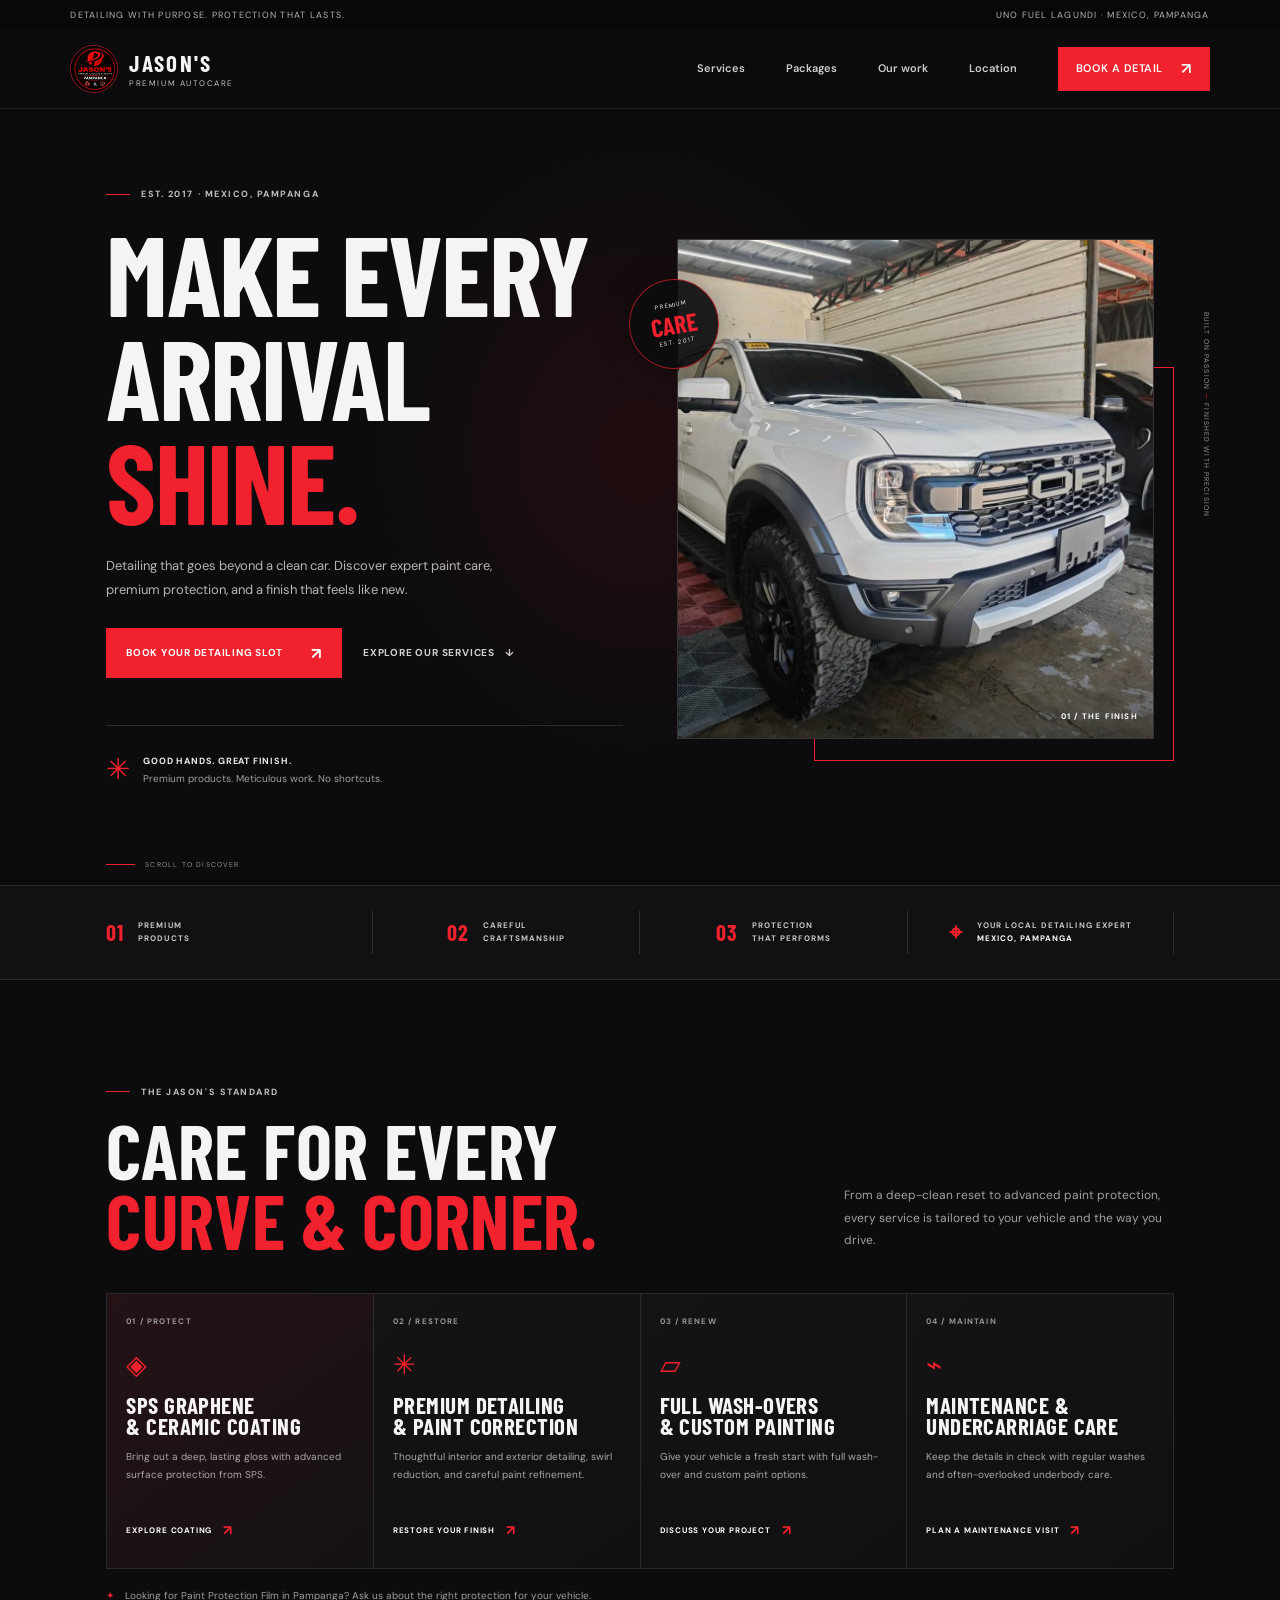
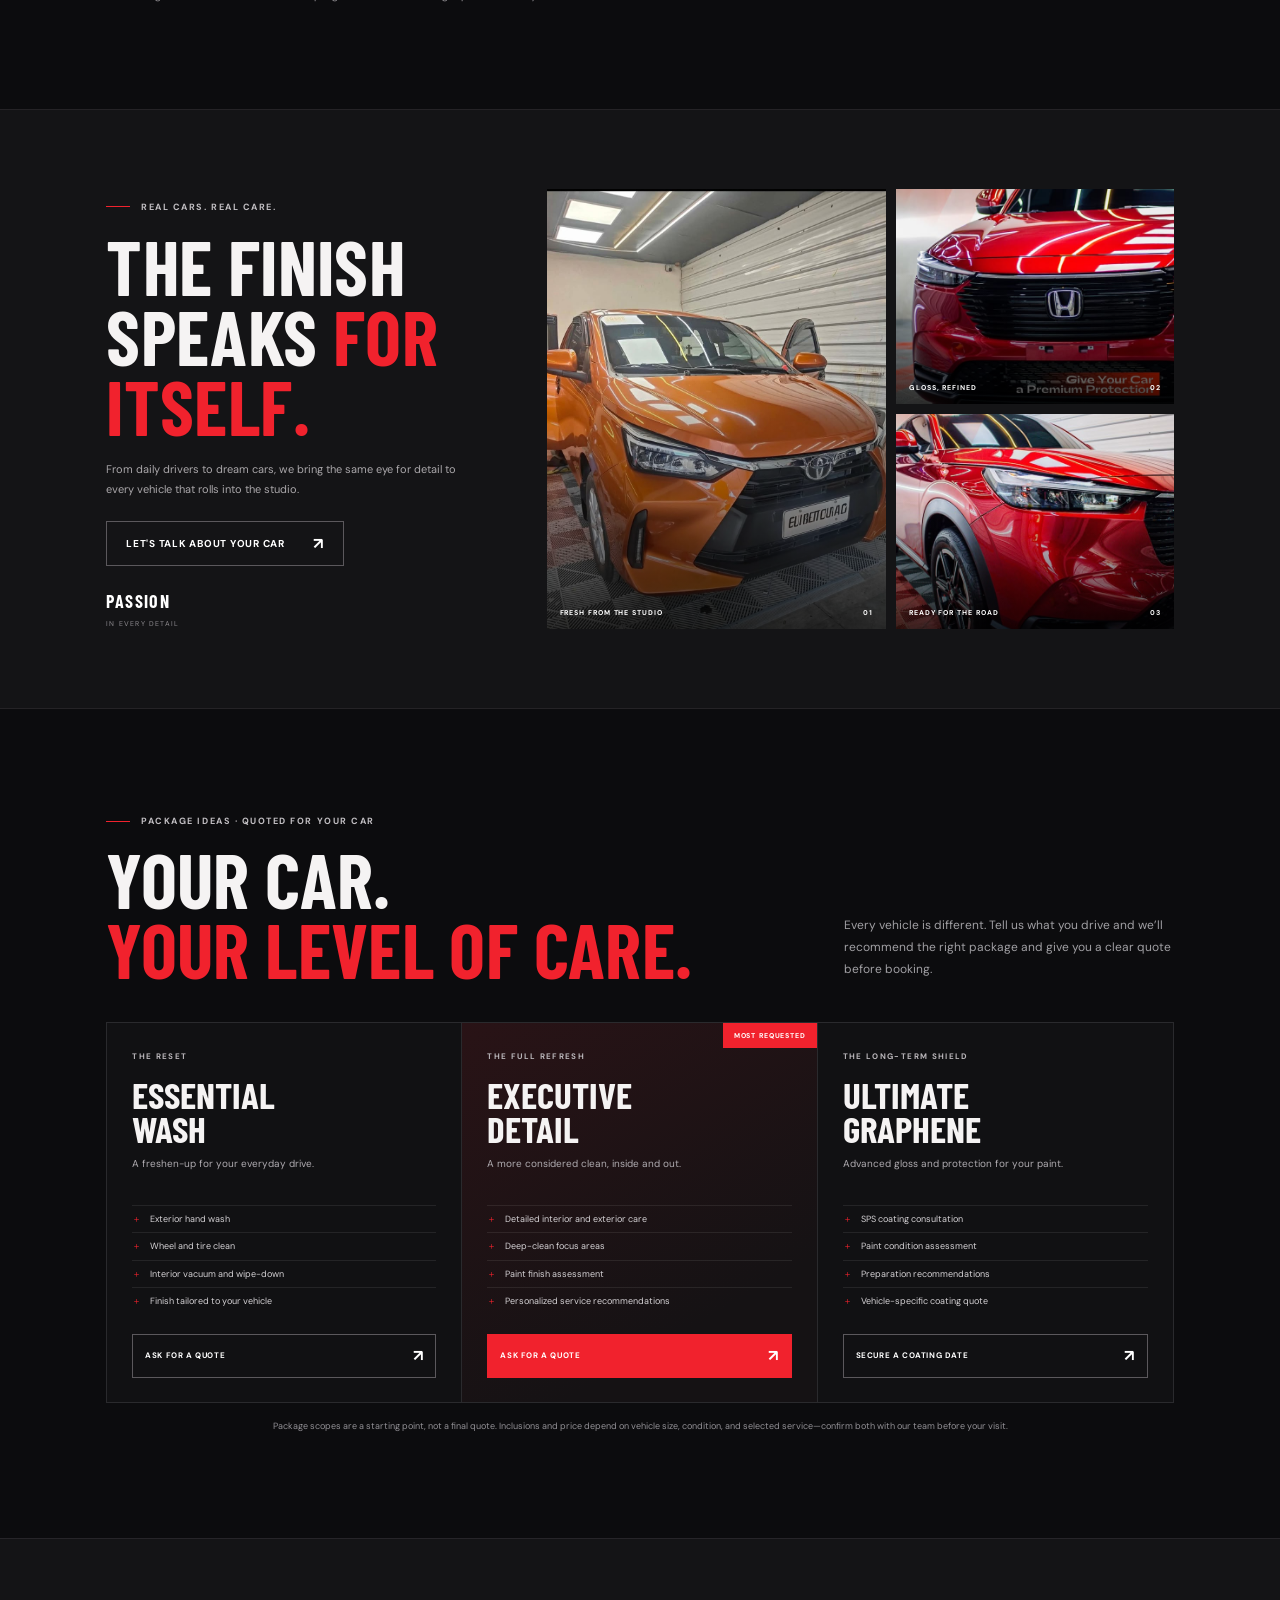
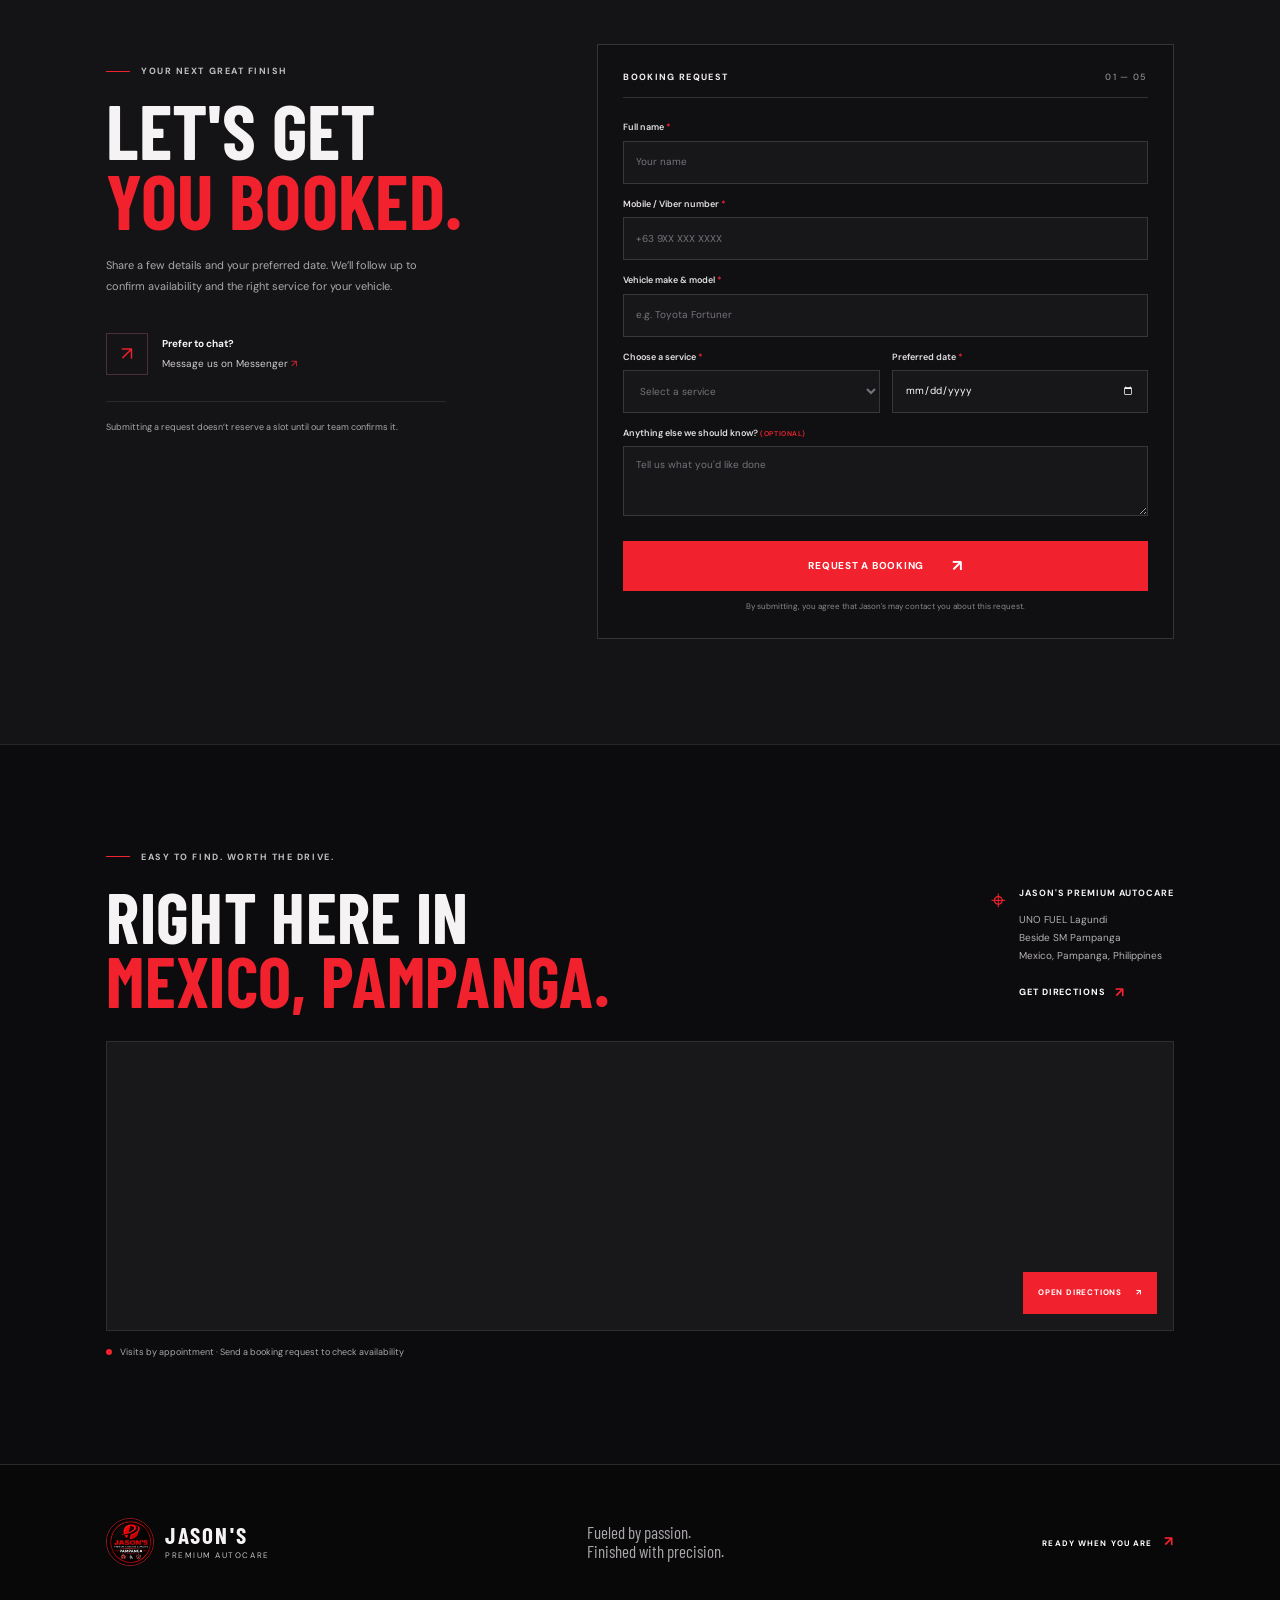
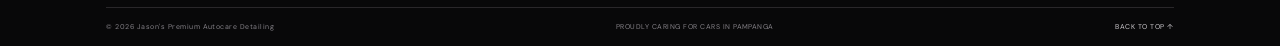
<file: index.html>
<!doctype html>
<html lang="en">
  <head>
    <meta charset="utf-8">
    <meta name="viewport" content="width=device-width, initial-scale=1">
    <meta name="theme-color" content="#0c0c0e">
    <meta name="description" content="Premium car detailing, SPS ceramic and graphene coating, paint correction, and wash-overs in Mexico, Pampanga. Visit Jason's Premium Autocare at UNO FUEL Lagundi, beside SM Pampanga.">
    <meta name="keywords" content="Car Detailing Pampanga, Ceramic Coating SM Pampanga, Auto Detailing Mexico Pampanga, Paint Protection Film Pampanga, graphene coating Pampanga">
    <meta property="og:title" content="Jason's Premium Autocare Detailing | Mexico, Pampanga">
    <meta property="og:description" content="A better finish starts here. Premium detailing and paint protection beside SM Pampanga.">
    <meta property="og:image" content="Images/flagship_picture.jpg">
    <meta property="og:type" content="website">
    <title>Jason's Premium Autocare Detailing | Mexico, Pampanga</title>
    <link rel="icon" href="Images/logo.jpg" type="image/jpeg">
    <link rel="preconnect" href="https://fonts.googleapis.com">
    <link rel="preconnect" href="https://fonts.gstatic.com" crossorigin>
    <link href="https://fonts.googleapis.com/css2?family=Barlow+Condensed:wght@500;600;700;800&family=DM+Sans:wght@400;500;600;700&display=swap" rel="stylesheet">
    <link rel="stylesheet" href="styles.css">
    <script type="application/ld+json">
      {
        "@context": "https://schema.org",
        "@type": "AutomotiveBusiness",
        "name": "Jason's Premium Autocare Detailing",
        "image": "Images/flagship_picture.jpg",
        "logo": "Images/logo.jpg",
        "foundingDate": "2017",
        "description": "Premium auto detailing, SPS graphene and ceramic coating, paint correction, wash-overs, custom painting, and undercarriage detailing.",
        "address": {
          "@type": "PostalAddress",
          "streetAddress": "UNO FUEL Lagundi, beside SM Pampanga",
          "addressLocality": "Mexico",
          "addressRegion": "Pampanga",
          "addressCountry": "PH"
        },
        "hasOfferCatalog": {
          "@type": "OfferCatalog",
          "name": "Auto detailing and paint protection services",
          "itemListElement": [
            { "@type": "Offer", "itemOffered": { "@type": "Service", "name": "SPS Graphene & Ceramic Coating" } },
            { "@type": "Offer", "itemOffered": { "@type": "Service", "name": "Premium Detailing & Paint Correction" } },
            { "@type": "Offer", "itemOffered": { "@type": "Service", "name": "Full Wash-Overs & Custom Painting" } },
            { "@type": "Offer", "itemOffered": { "@type": "Service", "name": "Maintenance Washes & Undercarriage Detailing" } }
          ]
        }
      }
    </script>
  </head>
  <body>
    <a class="skip-link" href="#main">Skip to content</a>
    <div class="topline"><span>DETAILING WITH PURPOSE. PROTECTION THAT LASTS.</span><span>UNO FUEL LAGUNDI · MEXICO, PAMPANGA</span></div>
    <header class="site-header">
      <div class="nav-shell">
        <a class="brand" href="#home" aria-label="Jason's Premium Autocare home">
          <img src="Images/logo.jpg" alt="" width="54" height="54">
          <span class="brand-copy"><strong>JASON'S</strong><small>PREMIUM AUTOCARE</small></span>
        </a>
        <button class="menu-toggle" type="button" aria-expanded="false" aria-controls="primary-nav" aria-label="Open navigation">
          <span></span><span></span>
        </button>
        <nav class="primary-nav" id="primary-nav" aria-label="Main navigation">
          <a href="#services">Services</a>
          <a href="#packages">Packages</a>
          <a href="#gallery">Our work</a>
          <a href="#location">Location</a>
          <a class="nav-cta" href="#booking">Book a detail <span aria-hidden="true">↗</span></a>
        </nav>
      </div>
    </header>

    <main id="main">
      <section class="hero section-wrap" id="home">
        <div class="hero-copy">
          <p class="eyebrow"><span class="eyebrow-line"></span> EST. 2017 · MEXICO, PAMPANGA</p>
          <h1>MAKE EVERY<br>ARRIVAL <span>SHINE.</span></h1>
          <p class="hero-description">Detailing that goes beyond a clean car. Discover expert paint care, premium protection, and a finish that feels like new.</p>
          <div class="hero-actions">
            <a class="button button-primary" href="#booking">Book your detailing slot <span aria-hidden="true">↗</span></a>
            <a class="text-link" href="#services">Explore our services <span aria-hidden="true">↓</span></a>
          </div>
          <div class="hero-proof">
            <span class="proof-icon" aria-hidden="true">✳</span>
            <p><strong>GOOD HANDS. GREAT FINISH.</strong><br>Premium products. Meticulous work. No shortcuts.</p>
          </div>
        </div>
        <div class="hero-visual">
          <div class="hero-image-frame">
            <img src="Images/picture4.jpg" alt="White Ford pickup in the detailing studio at Jason's Premium Autocare" fetchpriority="high" width="960" height="1223">
            <span class="image-index">01 / THE FINISH</span>
          </div>
          <div class="hero-stamp" aria-label="Premium Autocare, Pampanga">
            <span>PREMIUM</span><strong>CARE</strong><span>EST. 2017</span>
          </div>
          <div class="hero-side-note">BUILT ON PASSION <span>—</span> FINISHED WITH PRECISION</div>
        </div>
        <a class="scroll-cue" href="#services"><span></span> SCROLL TO DISCOVER</a>
      </section>

      <section class="trust-strip" aria-label="Our approach">
        <div><span class="trust-number">01</span><span>PREMIUM<br>PRODUCTS</span></div>
        <div><span class="trust-number">02</span><span>CAREFUL<br>CRAFTSMANSHIP</span></div>
        <div><span class="trust-number">03</span><span>PROTECTION<br>THAT PERFORMS</span></div>
        <div class="trust-location"><span class="location-pin" aria-hidden="true">⌖</span><span>YOUR LOCAL DETAILING EXPERT<br><strong>MEXICO, PAMPANGA</strong></span></div>
      </section>

      <section class="services section-wrap section-space" id="services">
        <div class="section-heading">
          <div><p class="eyebrow"><span class="eyebrow-line"></span> THE JASON'S STANDARD</p><h2>CARE FOR EVERY<br><span>CURVE & CORNER.</span></h2></div>
          <p class="section-intro">From a deep-clean reset to advanced paint protection, every service is tailored to your vehicle and the way you drive.</p>
        </div>
        <div class="service-grid">
          <article class="service-card service-feature">
            <span class="service-number">01 / PROTECT</span>
            <span class="service-mark" aria-hidden="true">◈</span>
            <h3>SPS GRAPHENE<br>& CERAMIC COATING</h3>
            <p>Bring out a deep, lasting gloss with advanced surface protection from SPS.</p>
            <a href="#booking" class="card-link" data-service="SPS Graphene & Ceramic Coating">Explore coating <span aria-hidden="true">↗</span></a>
          </article>
          <article class="service-card">
            <span class="service-number">02 / RESTORE</span>
            <span class="service-mark" aria-hidden="true">✳</span>
            <h3>PREMIUM DETAILING<br>& PAINT CORRECTION</h3>
            <p>Thoughtful interior and exterior detailing, swirl reduction, and careful paint refinement.</p>
            <a href="#booking" class="card-link" data-service="Premium Detailing & Paint Correction">Restore your finish <span aria-hidden="true">↗</span></a>
          </article>
          <article class="service-card">
            <span class="service-number">03 / RENEW</span>
            <span class="service-mark" aria-hidden="true">▱</span>
            <h3>FULL WASH-OVERS<br>& CUSTOM PAINTING</h3>
            <p>Give your vehicle a fresh start with full wash-over and custom paint options.</p>
            <a href="#booking" class="card-link" data-service="Full Wash-Overs & Custom Painting">Discuss your project <span aria-hidden="true">↗</span></a>
          </article>
          <article class="service-card">
            <span class="service-number">04 / MAINTAIN</span>
            <span class="service-mark" aria-hidden="true">⌁</span>
            <h3>MAINTENANCE &<br>UNDERCARRIAGE CARE</h3>
            <p>Keep the details in check with regular washes and often-overlooked underbody care.</p>
            <a href="#booking" class="card-link" data-service="Maintenance Washes & Undercarriage Detailing">Plan a maintenance visit <span aria-hidden="true">↗</span></a>
          </article>
        </div>
        <p class="service-note"><span aria-hidden="true">✦</span> Looking for Paint Protection Film in Pampanga? Ask us about the right protection for your vehicle.</p>
      </section>

      <section class="showcase" id="gallery">
        <div class="showcase-copy">
          <p class="eyebrow"><span class="eyebrow-line"></span> REAL CARS. REAL CARE.</p>
          <h2>THE FINISH<br>SPEAKS <span>FOR ITSELF.</span></h2>
          <p>From daily drivers to dream cars, we bring the same eye for detail to every vehicle that rolls into the studio.</p>
          <a class="button button-outline" href="#booking">Let's talk about your car <span aria-hidden="true">↗</span></a>
          <div class="showcase-count"><strong>PASSION</strong><span>IN EVERY DETAIL</span></div>
        </div>
        <div class="gallery-grid">
          <figure class="gallery-tall"><img src="Images/picture3.jpg" alt="Orange Toyota receiving meticulous detailing in the studio" loading="lazy" width="1080" height="1245"><figcaption><span>FRESH FROM THE STUDIO</span><span>01</span></figcaption></figure>
          <figure><img src="Images/picture1.jpg" alt="Red Honda with glossy paint finish after premium care" loading="lazy" width="640" height="640"><figcaption><span>GLOSS, REFINED</span><span>02</span></figcaption></figure>
          <figure><img src="Images/picture5.jpg" alt="Red vehicle receiving premium detailing in the studio" loading="lazy" width="640" height="640"><figcaption><span>READY FOR THE ROAD</span><span>03</span></figcaption></figure>
        </div>
      </section>

      <section class="packages section-wrap section-space" id="packages">
        <div class="section-heading">
          <div><p class="eyebrow"><span class="eyebrow-line"></span> PACKAGE IDEAS · QUOTED FOR YOUR CAR</p><h2>YOUR CAR.<br><span>YOUR LEVEL OF CARE.</span></h2></div>
          <p class="section-intro">Every vehicle is different. Tell us what you drive and we’ll recommend the right package and give you a clear quote before booking.</p>
        </div>
        <div class="package-grid">
          <article class="package-card">
            <p class="package-label">THE RESET</p><h3>ESSENTIAL<br>WASH</h3>
            <p class="package-for">A freshen-up for your everyday drive.</p>
            <ul><li>Exterior hand wash</li><li>Wheel and tire clean</li><li>Interior vacuum and wipe-down</li><li>Finish tailored to your vehicle</li></ul>
            <a class="button button-outline package-button" href="#booking" data-service="Essential Wash">Ask for a quote <span aria-hidden="true">↗</span></a>
          </article>
          <article class="package-card package-highlight">
            <span class="popular-tag">MOST REQUESTED</span>
            <p class="package-label">THE FULL REFRESH</p><h3>EXECUTIVE<br>DETAIL</h3>
            <p class="package-for">A more considered clean, inside and out.</p>
            <ul><li>Detailed interior and exterior care</li><li>Deep-clean focus areas</li><li>Paint finish assessment</li><li>Personalized service recommendations</li></ul>
            <a class="button button-primary package-button" href="#booking" data-service="Executive Detail">Ask for a quote <span aria-hidden="true">↗</span></a>
          </article>
          <article class="package-card">
            <p class="package-label">THE LONG-TERM SHIELD</p><h3>ULTIMATE<br>GRAPHENE</h3>
            <p class="package-for">Advanced gloss and protection for your paint.</p>
            <ul><li>SPS coating consultation</li><li>Paint condition assessment</li><li>Preparation recommendations</li><li>Vehicle-specific coating quote</li></ul>
            <a class="button button-outline package-button" href="#booking" data-service="SPS Graphene & Ceramic Coating">Secure a coating date <span aria-hidden="true">↗</span></a>
          </article>
        </div>
        <p class="pricing-note">Package scopes are a starting point, not a final quote. Inclusions and price depend on vehicle size, condition, and selected service—confirm both with our team before your visit.</p>
      </section>

      <section class="booking section-space" id="booking">
        <div class="booking-wrap">
          <div class="booking-copy">
            <p class="eyebrow"><span class="eyebrow-line"></span> YOUR NEXT GREAT FINISH</p>
            <h2>LET'S GET<br><span>YOU BOOKED.</span></h2>
            <p>Share a few details and your preferred date. We’ll follow up to confirm availability and the right service for your vehicle.</p>
            <div class="booking-contact">
              <span class="contact-icon" aria-hidden="true">↗</span>
              <div><strong>Prefer to chat?</strong><a href="https://m.me/" target="_blank" rel="noopener noreferrer">Message us on Messenger <span aria-hidden="true">↗</span></a></div>
            </div>
            <div class="contact-divider"></div>
            <p class="reply-note">Submitting a request doesn’t reserve a slot until our team confirms it.</p>
          </div>
          <form class="booking-form" name="booking" method="POST" data-netlify="true" action="/thanks.html">
            <input type="hidden" name="form-name" value="booking">
            <div class="form-heading"><span>BOOKING REQUEST</span><span>01 — 05</span></div>
            <label for="full-name">Full name <span>*</span></label>
            <input id="full-name" name="name" type="text" autocomplete="name" placeholder="Your name" required>
            <label for="phone">Mobile / Viber number <span>*</span></label>
            <input id="phone" name="phone" type="tel" autocomplete="tel" placeholder="+63 9XX XXX XXXX" required>
            <label for="vehicle">Vehicle make & model <span>*</span></label>
            <input id="vehicle" name="vehicle" type="text" placeholder="e.g. Toyota Fortuner" required>
            <div class="form-row">
              <div><label for="service">Choose a service <span>*</span></label>
                <select id="service" name="service" required>
                  <option value="" disabled selected>Select a service</option>
                  <option>Essential Wash</option>
                  <option>Executive Detail</option>
                  <option>SPS Graphene & Ceramic Coating</option>
                  <option>Premium Detailing & Paint Correction</option>
                  <option>Full Wash-Overs & Custom Painting</option>
                  <option>Maintenance Washes & Undercarriage Detailing</option>
                  <option>Other / Not sure yet</option>
                </select>
              </div>
              <div><label for="date">Preferred date <span>*</span></label><input id="date" name="preferred-date" type="date" required></div>
            </div>
            <label for="notes">Anything else we should know? <span class="optional">(OPTIONAL)</span></label>
            <textarea id="notes" name="notes" rows="3" placeholder="Tell us what you'd like done"></textarea>
            <button class="button button-primary submit-button" type="submit">Request a booking <span aria-hidden="true">↗</span></button>
            <p class="form-disclaimer">By submitting, you agree that Jason's may contact you about this request.</p>
          </form>
        </div>
      </section>

      <section class="location section-wrap section-space" id="location">
        <div class="location-content">
          <div><p class="eyebrow"><span class="eyebrow-line"></span> EASY TO FIND. WORTH THE DRIVE.</p><h2>RIGHT HERE IN<br><span>MEXICO, PAMPANGA.</span></h2></div>
          <div class="address-block">
            <span class="address-mark" aria-hidden="true">⌖</span>
            <div><strong>JASON'S PREMIUM AUTOCARE</strong><p>UNO FUEL Lagundi<br>Beside SM Pampanga<br>Mexico, Pampanga, Philippines</p><a href="https://www.google.com/maps/dir/?api=1&destination=UNO+FUEL+Lagundi%2C+Mexico%2C+Pampanga" target="_blank" rel="noopener noreferrer">Get directions <span aria-hidden="true">↗</span></a></div>
          </div>
        </div>
        <div class="map-frame"><iframe title="Map showing UNO FUEL Lagundi near SM Pampanga in Mexico, Pampanga" src="https://maps.google.com/maps?q=UNO%20FUEL%20Lagundi%2C%20Mexico%2C%20Pampanga&t=&z=14&ie=UTF8&iwloc=&output=embed" loading="lazy" referrerpolicy="no-referrer-when-downgrade"></iframe><a class="map-overlay-link" href="https://www.google.com/maps/dir/?api=1&destination=UNO+FUEL+Lagundi%2C+Mexico%2C+Pampanga" target="_blank" rel="noopener noreferrer">OPEN DIRECTIONS <span aria-hidden="true">↗</span></a></div>
        <div class="hours-note"><span class="status-dot"></span> Visits by appointment · Send a booking request to check availability</div>
      </section>
    </main>

    <footer class="site-footer">
      <div class="footer-main">
        <a class="brand footer-brand" href="#home"><img src="Images/logo.jpg" alt="" width="52" height="52"><span class="brand-copy"><strong>JASON'S</strong><small>PREMIUM AUTOCARE</small></span></a>
        <p>Fueled by passion.<br>Finished with precision.</p>
        <a class="footer-book" href="#booking">READY WHEN YOU ARE <span aria-hidden="true">↗</span></a>
      </div>
      <div class="footer-bottom"><span>© <span id="year">2026</span> Jason's Premium Autocare Detailing</span><span>PROUDLY CARING FOR CARS IN PAMPANGA</span><a href="#home">BACK TO TOP ↑</a></div>
    </footer>

    <div class="mobile-bar" aria-label="Quick actions">
      <a class="mobile-message" href="https://m.me/" target="_blank" rel="noopener noreferrer"><span aria-hidden="true">↗</span> MESSAGE US</a>
      <a class="mobile-book" href="#booking"><span aria-hidden="true">＋</span> BOOK A SLOT</a>
    </div>
    <script src="script.js" defer></script>
  </body>
</html>
</file>
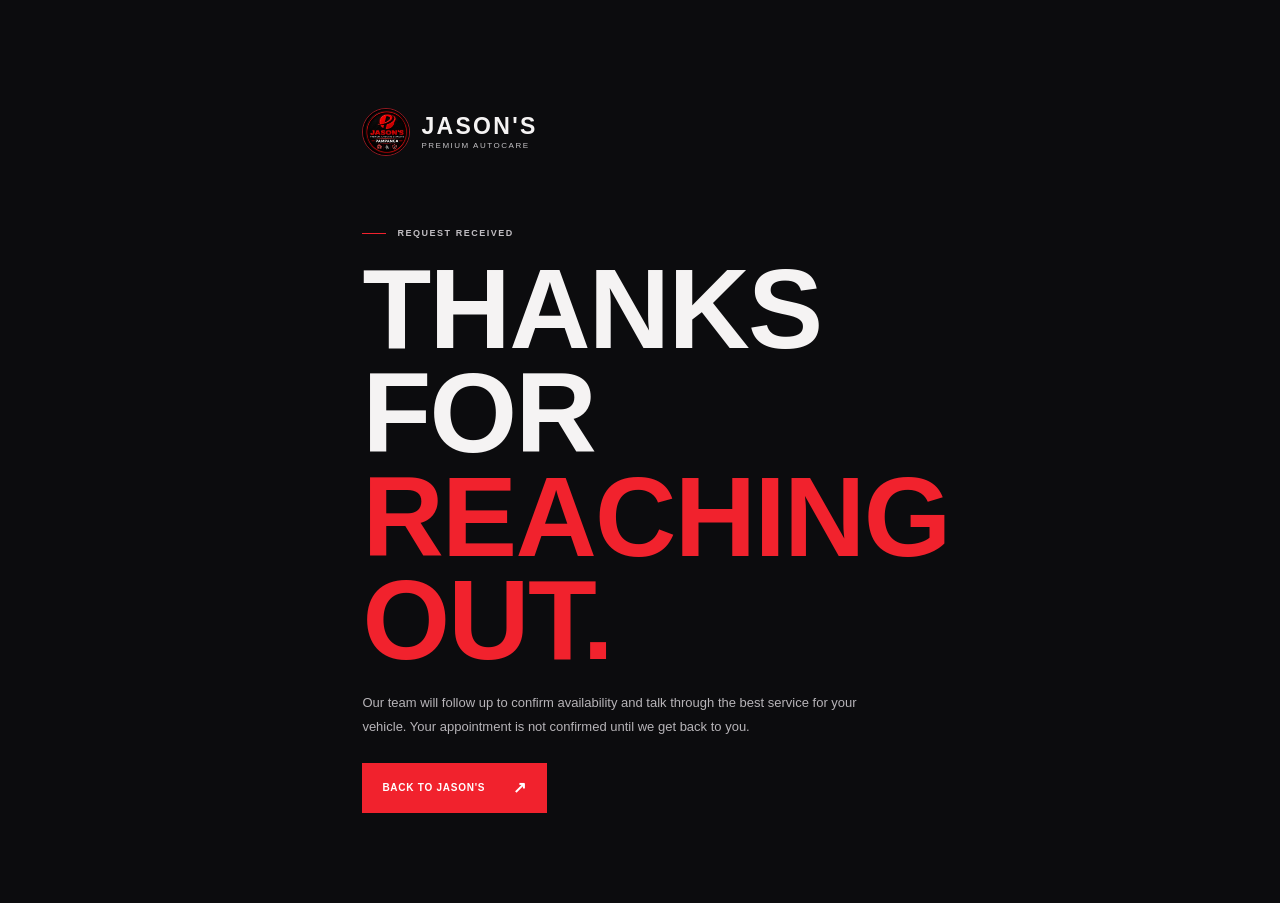
<file: thanks.html>
<!doctype html>
<html lang="en">
  <head>
    <meta charset="utf-8">
    <meta name="viewport" content="width=device-width, initial-scale=1">
    <meta name="theme-color" content="#0c0c0e">
    <title>Request received | Jason's Premium Autocare</title>
    <link rel="icon" href="Images/logo.jpg" type="image/jpeg">
    <link rel="stylesheet" href="styles.css">
  </head>
  <body>
    <main class="thanks-page">
      <a class="brand" href="/"><img src="Images/logo.jpg" alt="" width="54" height="54"><span class="brand-copy"><strong>JASON'S</strong><small>PREMIUM AUTOCARE</small></span></a>
      <p class="eyebrow"><span class="eyebrow-line"></span> REQUEST RECEIVED</p>
      <h1>THANKS FOR<br><span>REACHING OUT.</span></h1>
      <p>Our team will follow up to confirm availability and talk through the best service for your vehicle. Your appointment is not confirmed until we get back to you.</p>
      <a class="button button-primary" href="/#home">Back to Jason's <span aria-hidden="true">↗</span></a>
    </main>
  </body>
</html>
</file>
<file: styles.css>
:root {
  color-scheme: dark;
  --bg: #0c0c0e;
  --bg-soft: #121214;
  --panel: #171719;
  --line: #2a2a2d;
  --muted: #a09fa3;
  --text: #f5f3f3;
  --red: #f1222d;
  --red-dark: #c8101b;
  --heading: "Barlow Condensed", Impact, sans-serif;
  --body: "DM Sans", Arial, sans-serif;
  font-family: var(--body);
  scroll-behavior: smooth;
  scroll-padding-top: 90px;
}

* { box-sizing: border-box; }
body { margin: 0; background: var(--bg); color: var(--text); font-size: 14px; line-height: 1.6; -webkit-font-smoothing: antialiased; }
a { color: inherit; text-decoration: none; }
button, input, select, textarea { font: inherit; }
img { display: block; max-width: 100%; }
.skip-link { position: absolute; z-index: 20; top: -60px; left: 12px; padding: 12px 18px; background: white; color: black; }
.skip-link:focus { top: 12px; }
.topline { min-height: 30px; padding: 0 5.5%; display: flex; justify-content: space-between; align-items: center; gap: 20px; color: #b5b3b6; background: #080809; font-size: 9px; letter-spacing: .14em; }
.site-header { position: sticky; top: 0; z-index: 10; background: rgb(12 12 14 / 95%); border-bottom: 1px solid rgb(255 255 255 / 8%); backdrop-filter: blur(14px); }
.nav-shell { height: 78px; max-width: 1440px; margin: auto; padding: 0 5.5%; display: flex; align-items: center; justify-content: space-between; }
.brand { display: inline-flex; align-items: center; gap: 11px; }
.brand img { width: 48px; height: 48px; border-radius: 50%; object-fit: cover; border: 1px solid rgb(241 34 45 / 60%); }
.brand-copy { display: flex; flex-direction: column; line-height: 1; }
.brand-copy strong { font-family: var(--heading); font-size: 23px; letter-spacing: .1em; }
.brand-copy small { margin-top: 4px; color: #c4c2c5; font-size: 8px; letter-spacing: .19em; }
.primary-nav { display: flex; align-items: center; gap: clamp(18px, 3.2vw, 48px); color: #d0cdd0; font-size: 11px; font-weight: 600; }
.primary-nav > a:not(.nav-cta):hover, .text-link:hover, .card-link:hover { color: white; }
.nav-cta { min-height: 44px; padding: 0 18px; display: inline-flex; align-items: center; gap: 18px; background: var(--red); color: white; letter-spacing: .05em; text-transform: uppercase; transition: background .2s ease; }
.nav-cta:hover, .button-primary:hover { background: #d91924; }
.nav-cta span, .button span { font-size: 16px; }
.menu-toggle { display: none; }
.section-wrap { max-width: 1440px; margin: 0 auto; padding-right: 8.3%; padding-left: 8.3%; }
.hero { position: relative; min-height: 620px; padding-top: 78px; padding-bottom: 72px; display: grid; grid-template-columns: 1.02fr .98fr; align-items: center; gap: 5%; overflow: hidden; }
.hero::before { position: absolute; z-index: -1; top: 4%; left: 29%; width: 42%; height: 80%; content: ""; background: radial-gradient(ellipse, rgb(180 18 29 / 13%), transparent 70%); pointer-events: none; }
.hero-copy { position: relative; z-index: 1; padding-bottom: 20px; }
.eyebrow { margin: 0 0 20px; display: flex; align-items: center; gap: 11px; color: #c1bec2; font-size: 9px; font-weight: 700; letter-spacing: .17em; }
.eyebrow-line { width: 24px; height: 1px; display: inline-block; background: var(--red); }
h1, h2, h3, p { margin-top: 0; }
h1, h2, h3 { font-family: var(--heading); font-weight: 700; line-height: .92; }
h1 { margin-bottom: 22px; font-size: clamp(66px, 8.8vw, 122px); letter-spacing: -.015em; }
h1 > span, h2 > span { color: var(--red); }
.hero-description { max-width: 405px; margin-bottom: 26px; color: #b7b4b8; font-size: 13px; line-height: 1.85; }
.hero-actions { display: flex; align-items: center; flex-wrap: wrap; gap: 21px; }
.button { min-height: 50px; padding: 0 19px; display: inline-flex; align-items: center; justify-content: center; gap: 28px; border: 1px solid transparent; cursor: pointer; font-size: 10px; font-weight: 700; letter-spacing: .075em; text-align: center; text-transform: uppercase; transition: .2s ease; }
.button-primary { background: var(--red); color: white; }
.button-outline { border-color: #5b585c; background: transparent; color: white; }
.button-outline:hover { border-color: var(--red); background: rgb(241 34 45 / 8%); }
.text-link { min-height: 44px; display: inline-flex; align-items: center; gap: 10px; color: #d2cfd2; font-size: 10px; font-weight: 700; letter-spacing: .08em; text-transform: uppercase; transition: color .2s; }
.hero-proof { margin-top: 47px; padding-top: 20px; display: flex; align-items: center; gap: 13px; border-top: 1px solid var(--line); }
.proof-icon { color: var(--red); font-size: 29px; }
.hero-proof p { margin: 0; color: var(--muted); font-size: 10px; line-height: 1.8; }
.hero-proof strong { color: #eeecef; font-size: 9px; letter-spacing: .09em; }
.hero-visual { position: relative; justify-self: end; width: min(100%, 510px); padding: 0 20px 22px 0; }
.hero-image-frame { position: relative; height: clamp(365px, 42vw, 500px); overflow: hidden; border: 1px solid #393337; background: #191719; }
.hero-image-frame::after { position: absolute; inset: 0; content: ""; background: linear-gradient(180deg, transparent 70%, rgb(0 0 0 / 47%)); pointer-events: none; }
.hero-image-frame img { width: 100%; height: 100%; object-fit: cover; object-position: center 58%; }
.image-index { position: absolute; z-index: 1; right: 15px; bottom: 15px; color: #fff; font-size: 8px; font-weight: 700; letter-spacing: .15em; }
.hero-visual::before { position: absolute; z-index: -1; right: 0; bottom: 0; width: 72%; height: 75%; border: 1px solid var(--red); content: ""; }
.hero-stamp { position: absolute; top: 40px; left: -48px; width: 90px; height: 90px; display: flex; flex-direction: column; align-items: center; justify-content: center; gap: 1px; border: 1px solid rgb(241 34 45 / 65%); border-radius: 50%; background: rgb(12 12 14 / 91%); box-shadow: 0 0 30px rgb(0 0 0 / 35%); transform: rotate(-10deg); }
.hero-stamp span { font-size: 6px; letter-spacing: .17em; }
.hero-stamp strong { color: var(--red); font-family: var(--heading); font-size: 25px; line-height: 1; }
.hero-side-note { position: absolute; right: -38px; top: 14%; writing-mode: vertical-rl; color: #959196; font-size: 7px; letter-spacing: .16em; }
.hero-side-note span { color: var(--red); }
.scroll-cue { position: absolute; bottom: 15px; left: 8.3%; display: flex; align-items: center; gap: 10px; color: #908d91; font-size: 7px; letter-spacing: .17em; }
.scroll-cue span { width: 29px; height: 1px; display: inline-block; background: var(--red); }
.trust-strip { min-height: 95px; padding: 15px 8.3%; display: grid; grid-template-columns: repeat(4, 1fr); align-items: center; border-top: 1px solid var(--line); border-bottom: 1px solid var(--line); background: #111113; }
.trust-strip > div { min-height: 43px; display: flex; align-items: center; justify-content: center; gap: 14px; border-right: 1px solid #302d30; color: #c8c5c8; font-size: 8px; font-weight: 700; letter-spacing: .13em; line-height: 1.6; }
.trust-strip > div:first-child { justify-content: flex-start; }
.trust-strip > div:nth-child(3) { border: 0; }
.trust-number { color: var(--red); font-family: var(--heading); font-size: 22px; }
.trust-location { border-left: 1px solid #302d30; }
.trust-location strong { color: white; }
.location-pin { color: var(--red); font-size: 23px; }
.section-space { padding-top: 105px; padding-bottom: 105px; }
.section-heading { margin-bottom: 38px; display: flex; align-items: end; justify-content: space-between; gap: 50px; }
.section-heading .eyebrow { margin-bottom: 16px; }
h2 { margin: 0; font-size: clamp(47px, 6vw, 76px); letter-spacing: .005em; }
.section-intro { max-width: 330px; margin: 0 0 4px; color: var(--muted); font-size: 12px; line-height: 1.85; }
.service-grid { display: grid; grid-template-columns: repeat(4, minmax(0, 1fr)); border-top: 1px solid var(--line); border-left: 1px solid var(--line); }
.service-card { min-height: 275px; padding: 21px 19px 18px; display: flex; flex-direction: column; align-items: flex-start; border-right: 1px solid var(--line); border-bottom: 1px solid var(--line); background: linear-gradient(145deg, #141416, #101012); transition: background .2s ease; }
.service-card:hover { background: #1a1719; }
.service-feature { background: linear-gradient(145deg, #241215, #151214); }
.service-number { color: #99969a; font-size: 8px; font-weight: 700; letter-spacing: .14em; }
.service-mark { margin: 23px 0 17px; color: var(--red); font-size: 27px; line-height: 1; }
.service-card h3 { min-height: 39px; margin-bottom: 11px; font-size: 23px; letter-spacing: .02em; }
.service-card p { margin: 0 0 15px; color: #aaa7aa; font-size: 10px; line-height: 1.75; }
.card-link { min-height: 40px; margin-top: auto; display: flex; align-items: center; gap: 11px; color: white; font-size: 8px; font-weight: 700; letter-spacing: .1em; text-transform: uppercase; transition: color .2s; }
.card-link span { color: var(--red); font-size: 14px; }
.service-note { margin: 19px 0 0; color: #a09da1; font-size: 10px; }
.service-note span { padding-right: 8px; color: var(--red); }
.showcase { min-height: 600px; padding: 74px 8.3%; display: grid; grid-template-columns: .75fr 1.25fr; align-items: center; gap: 6%; background: #141416; border-top: 1px solid #252326; border-bottom: 1px solid #252326; }
.showcase-copy { position: relative; padding-bottom: 52px; }
.showcase-copy .eyebrow { margin-bottom: 17px; }
.showcase-copy h2 { margin-bottom: 18px; }
.showcase-copy > p:not(.eyebrow) { max-width: 350px; margin-bottom: 22px; color: #aaa7aa; font-size: 11px; line-height: 1.85; }
.showcase-copy .button { min-height: 45px; }
.showcase-count { position: absolute; bottom: -12px; left: 0; display: flex; flex-direction: column; color: #8e8b8f; font-size: 7px; letter-spacing: .17em; line-height: 1.8; }
.showcase-count strong { color: white; font-family: var(--heading); font-size: 18px; letter-spacing: .08em; }
.gallery-grid { height: 440px; display: grid; grid-template-columns: 1.1fr .9fr; grid-template-rows: 1fr 1fr; gap: 10px; }
.gallery-grid figure { position: relative; min-width: 0; min-height: 0; margin: 0; overflow: hidden; background: #29272a; }
.gallery-grid .gallery-tall { grid-row: 1 / 3; }
.gallery-grid img { width: 100%; height: 100%; object-fit: cover; transition: transform .5s ease; }
.gallery-grid figure:hover img { transform: scale(1.035); }
.gallery-tall img { object-position: center 56%; }
.gallery-grid figure::after { position: absolute; inset: 40% 0 0; content: ""; background: linear-gradient(transparent, rgb(0 0 0 / 75%)); pointer-events: none; }
.gallery-grid figcaption { position: absolute; z-index: 1; right: 13px; bottom: 11px; left: 13px; display: flex; justify-content: space-between; color: white; font-size: 7px; font-weight: 700; letter-spacing: .13em; }
.package-grid { display: grid; grid-template-columns: repeat(3, 1fr); border: 1px solid var(--line); }
.package-card { position: relative; min-height: 355px; padding: 27px 25px 24px; border-right: 1px solid var(--line); background: #111113; }
.package-card:last-child { border-right: 0; }
.package-highlight { background: linear-gradient(150deg, #291316, #151214 75%); }
.popular-tag { position: absolute; top: 0; right: 0; padding: 7px 11px; background: var(--red); color: white; font-size: 7px; font-weight: 700; letter-spacing: .12em; }
.package-label { margin-bottom: 14px; color: #bbb7bb; font-size: 8px; font-weight: 700; letter-spacing: .17em; }
.package-card h3 { margin-bottom: 11px; font-size: 37px; }
.package-for { min-height: 34px; margin-bottom: 15px; color: #afabb0; font-size: 10px; }
.package-card ul { margin: 0 0 19px; padding: 0; list-style: none; }
.package-card li { padding: 6px 0; border-top: 1px solid rgb(255 255 255 / 8%); color: #d5d2d5; font-size: 9px; }
.package-card li::before { padding-right: 9px; color: var(--red); content: "＋"; }
.package-button { width: 100%; min-height: 44px; padding: 0 12px; justify-content: space-between; font-size: 8px; }
.pricing-note { margin: 16px 0 0; color: #929095; font-size: 9px; text-align: center; }
.booking { padding-right: max(8.3%, calc((100% - 1202px) / 2)); padding-left: max(8.3%, calc((100% - 1202px) / 2)); background: #141416; border-top: 1px solid #272529; border-bottom: 1px solid #272529; }
.booking-wrap { display: grid; grid-template-columns: .8fr 1.2fr; align-items: start; gap: 10%; }
.booking-copy { padding-top: 20px; }
.booking-copy .eyebrow { margin-bottom: 17px; }
.booking-copy h2 { margin-bottom: 20px; }
.booking-copy > p:not(.eyebrow) { max-width: 335px; color: #aaa7aa; font-size: 11px; line-height: 1.85; }
.booking-contact { margin-top: 37px; display: flex; align-items: center; gap: 14px; }
.contact-icon { width: 42px; height: 42px; display: grid; place-items: center; border: 1px solid #4a3034; color: var(--red); font-size: 19px; }
.booking-contact div { display: flex; flex-direction: column; gap: 4px; }
.booking-contact strong { font-size: 10px; }
.booking-contact a { color: #cfcbcf; font-size: 10px; }
.booking-contact a span { color: var(--red); }
.contact-divider { width: 100%; max-width: 340px; margin: 26px 0 17px; border-top: 1px solid var(--line); }
.booking-copy .reply-note { max-width: 320px; margin: 0; font-size: 9px !important; }
.booking-form { padding: 25px; border: 1px solid #363237; background: #101012; }
.form-heading { margin-bottom: 22px; padding-bottom: 13px; display: flex; justify-content: space-between; border-bottom: 1px solid #343135; color: #f3eff2; font-size: 9px; font-weight: 700; letter-spacing: .15em; }
.form-heading span:last-child { color: #8e8a8f; font-weight: 500; }
.booking-form label { margin: 13px 0 6px; display: block; color: #e3dfe3; font-size: 9px; font-weight: 600; }
.booking-form label > span:first-child { color: var(--red); }
.booking-form label .optional { color: #88858a; font-size: 7px; letter-spacing: .08em; }
.booking-form input, .booking-form select, .booking-form textarea { width: 100%; min-height: 43px; padding: 10px 12px; border: 1px solid #39363b; border-radius: 0; outline: none; background: #171619; color: white; font-size: 10px; }
.booking-form input::placeholder, .booking-form textarea::placeholder { color: #77747a; }
.booking-form input:focus, .booking-form select:focus, .booking-form textarea:focus { border-color: var(--red); box-shadow: 0 0 0 2px rgb(241 34 45 / 15%); }
.booking-form select:invalid { color: #77747a; }
.booking-form option { color: white; background: #171619; }
.booking-form textarea { min-height: 66px; resize: vertical; }
.form-row { display: grid; grid-template-columns: 1fr 1fr; gap: 12px; }
.form-row > div { min-width: 0; }
.submit-button { width: 100%; margin-top: 18px; }
.form-disclaimer { margin: 9px 0 0; color: #8c888d; font-size: 8px; text-align: center; }
.location-content { margin-bottom: 28px; display: flex; align-items: end; justify-content: space-between; gap: 30px; }
.location-content h2 { font-size: clamp(42px, 5.6vw, 70px); }
.address-block { display: flex; gap: 13px; }
.address-mark { color: var(--red); font-size: 26px; }
.address-block strong { font-size: 9px; letter-spacing: .1em; }
.address-block p { margin: 8px 0; color: #b4b0b5; font-size: 10px; line-height: 1.8; }
.address-block a { min-height: 40px; display: inline-flex; align-items: center; gap: 9px; color: white; font-size: 9px; font-weight: 700; letter-spacing: .1em; text-transform: uppercase; }
.address-block a span { color: var(--red); font-size: 14px; }
.map-frame { position: relative; height: 290px; overflow: hidden; border: 1px solid #302d31; background: #18181a; }
.map-frame iframe { width: 100%; height: 100%; border: 0; filter: grayscale(1) invert(.9) contrast(.85) brightness(.8); }
.map-overlay-link { position: absolute; right: 16px; bottom: 16px; min-height: 42px; padding: 0 15px; display: inline-flex; align-items: center; gap: 14px; background: var(--red); color: white; font-size: 8px; font-weight: 700; letter-spacing: .1em; }
.hours-note { margin-top: 14px; display: flex; align-items: center; gap: 8px; color: #aaa7aa; font-size: 9px; }
.status-dot { width: 6px; height: 6px; display: inline-block; border-radius: 50%; background: var(--red); }
.site-footer { padding: 35px 8.3% 14px; border-top: 1px solid var(--line); background: #080809; }
.footer-main { min-height: 83px; display: flex; align-items: center; justify-content: space-between; gap: 25px; }
.footer-main > p { margin: 0; color: #aaa6ab; font-family: var(--heading); font-size: 17px; line-height: 1.1; }
.footer-book { color: white; font-size: 8px; font-weight: 700; letter-spacing: .14em; }
.footer-book span { margin-left: 8px; color: var(--red); font-size: 14px; }
.footer-bottom { margin-top: 24px; padding-top: 13px; display: flex; justify-content: space-between; gap: 16px; border-top: 1px solid #29272a; color: #848187; font-size: 7px; letter-spacing: .07em; }
.footer-bottom a { color: #cbc8cc; }
.mobile-bar { display: none; }
.thanks-page { min-height: 100vh; max-width: 760px; margin: 0 auto; padding: 12vh 8% 10vh; display: flex; flex-direction: column; align-items: flex-start; justify-content: center; }
.thanks-page .brand { margin-bottom: 70px; }
.thanks-page .eyebrow { margin-bottom: 18px; }
.thanks-page h1 { margin-bottom: 18px; }
.thanks-page > p:not(.eyebrow) { max-width: 510px; margin-bottom: 24px; color: #b7b4b8; font-size: 13px; line-height: 1.85; }

@media (min-width: 1441px) {
  .hero, .section-wrap { padding-right: 120px; padding-left: 120px; }
  .hero { padding-top: 94px; padding-bottom: 84px; }
  .scroll-cue { left: max(120px, calc((100% - 1200px) / 2)); }
}

@media (max-width: 900px) {
  .section-wrap { padding-right: 6%; padding-left: 6%; }
  .hero { min-height: 560px; padding-top: 67px; padding-bottom: 67px; gap: 3%; }
  .hero-stamp { left: -28px; }
  .hero-side-note { right: -27px; }
  .scroll-cue { left: 6%; }
  .trust-strip { padding-right: 6%; padding-left: 6%; }
  .trust-strip > div { gap: 9px; font-size: 7px; }
  .section-space { padding-top: 78px; padding-bottom: 78px; }
  .service-card { padding-right: 13px; padding-left: 13px; }
  .service-card h3 { font-size: 20px; }
  .showcase { padding-right: 6%; padding-left: 6%; gap: 4%; }
  .booking { padding-right: 6%; padding-left: 6%; }
  .booking-wrap { gap: 6%; }
  .package-card { padding-right: 18px; padding-left: 18px; }
  .site-footer { padding-right: 6%; padding-left: 6%; }
}

@media (max-width: 680px) {
  :root { scroll-padding-top: 72px; }
  body { padding-bottom: 64px; font-size: 13px; }
  .topline { min-height: 25px; padding: 0 5%; font-size: 7px; letter-spacing: .1em; }
  .topline span:last-child { text-align: right; }
  .nav-shell { height: 65px; padding: 0 5%; }
  .brand { gap: 8px; }
  .brand img { width: 40px; height: 40px; }
  .brand-copy strong { font-size: 20px; }
  .brand-copy small { font-size: 7px; }
  .menu-toggle { width: 46px; height: 46px; padding: 12px; display: flex; flex-direction: column; align-items: center; justify-content: center; gap: 6px; border: 1px solid #39363a; background: transparent; }
  .menu-toggle span { width: 18px; height: 1px; background: white; transition: transform .2s; }
  .menu-toggle[aria-expanded="true"] span:first-child { transform: translateY(3.5px) rotate(45deg); }
  .menu-toggle[aria-expanded="true"] span:last-child { transform: translateY(-3.5px) rotate(-45deg); }
  .primary-nav { position: absolute; top: 64px; right: 0; left: 0; padding: 0 5%; display: none; flex-direction: column; align-items: stretch; gap: 0; border-bottom: 1px solid #302d31; background: #101012; }
  .primary-nav.is-open { display: flex; }
  .primary-nav > a:not(.nav-cta) { min-height: 48px; display: flex; align-items: center; border-bottom: 1px solid #272529; }
  .nav-cta { min-height: 46px; margin: 12px 0 16px; justify-content: space-between; }
  .hero { min-height: 0; padding: 60px 6% 55px; grid-template-columns: 1fr; gap: 34px; }
  .hero-copy { padding: 0; }
  .eyebrow { margin-bottom: 16px; font-size: 8px; }
  h1 { margin-bottom: 18px; font-size: clamp(67px, 17vw, 102px); }
  .hero-description { max-width: 365px; font-size: 12px; }
  .hero-actions { gap: 12px; }
  .button { min-height: 48px; padding: 0 14px; gap: 17px; font-size: 9px; }
  .text-link { font-size: 9px; }
  .hero-proof { margin-top: 29px; padding-top: 14px; }
  .hero-visual { width: calc(100% - 20px); justify-self: start; margin-left: 20px; padding: 0 12px 13px 0; }
  .hero-image-frame { height: clamp(320px, 95vw, 470px); }
  .hero-image-frame img { object-position: center 60%; }
  .hero-stamp { top: 23px; left: -23px; width: 76px; height: 76px; }
  .hero-stamp strong { font-size: 21px; }
  .hero-side-note { right: -20px; font-size: 6px; }
  .scroll-cue { display: none; }
  .trust-strip { min-height: 140px; padding: 16px 5%; grid-template-columns: 1fr 1fr; }
  .trust-strip > div { min-height: 45px; justify-content: flex-start; padding-left: 11px; border-right: 0; font-size: 7px; }
  .trust-strip > div:first-child, .trust-strip > div:nth-child(3) { justify-content: flex-start; }
  .trust-strip > div:nth-child(even) { border-left: 1px solid #302d30; }
  .trust-strip > div:nth-child(3), .trust-strip > div:nth-child(4) { border-top: 1px solid #302d30; }
  .section-wrap { padding-right: 6%; padding-left: 6%; }
  .section-space { padding-top: 67px; padding-bottom: 67px; }
  .section-heading { margin-bottom: 26px; display: block; }
  h2 { font-size: clamp(50px, 13vw, 71px); }
  .section-intro { max-width: 430px; margin-top: 18px; font-size: 11px; }
  .service-grid { grid-template-columns: 1fr 1fr; }
  .service-card { min-height: 257px; padding: 16px 12px 13px; }
  .service-number { font-size: 7px; }
  .service-mark { margin: 21px 0 15px; font-size: 23px; }
  .service-card h3 { min-height: 36px; font-size: clamp(17px, 5.3vw, 21px); }
  .service-card p { font-size: 9px; }
  .card-link { font-size: 7px; }
  .service-note { font-size: 9px; }
  .showcase { padding: 61px 6%; grid-template-columns: 1fr; gap: 32px; }
  .showcase-copy { padding-bottom: 45px; }
  .showcase-copy h2 { font-size: clamp(51px, 13vw, 68px); }
  .gallery-grid { height: min(105vw, 450px); gap: 7px; }
  .gallery-grid figcaption { right: 8px; bottom: 8px; left: 8px; font-size: 6px; }
  .package-grid { grid-template-columns: 1fr; }
  .package-card { min-height: 0; padding: 23px 20px 20px; border-right: 0; border-bottom: 1px solid var(--line); }
  .package-card:last-child { border-bottom: 0; }
  .package-label { margin-bottom: 11px; }
  .package-card h3 { font-size: 35px; }
  .package-for { min-height: 0; }
  .package-card li { font-size: 9px; }
  .pricing-note { font-size: 8px; text-align: left; }
  .booking { padding: 61px 6%; }
  .booking-wrap { grid-template-columns: 1fr; gap: 30px; }
  .booking-copy { padding-top: 0; }
  .booking-copy h2 { font-size: clamp(52px, 13vw, 69px); }
  .booking-contact { margin-top: 22px; }
  .contact-divider { margin: 17px 0 12px; }
  .booking-form { padding: 18px 15px; }
  .form-row { grid-template-columns: 1fr; gap: 0; }
  .booking-form label { margin-top: 11px; }
  .location-content { margin-bottom: 21px; display: block; }
  .location-content h2 { font-size: clamp(43px, 11vw, 59px); }
  .address-block { margin-top: 23px; }
  .map-frame { height: 245px; }
  .site-footer { padding: 25px 6% 12px; }
  .thanks-page { min-height: calc(100vh - 64px); padding: 9vh 6%; }
  .thanks-page .brand { margin-bottom: 55px; }
  .footer-main { min-height: 0; flex-wrap: wrap; }
  .footer-main > p { margin-left: auto; font-size: 15px; text-align: right; }
  .footer-book { width: 100%; min-height: 39px; display: flex; align-items: center; border-top: 1px solid #29272a; }
  .footer-book span { margin-left: auto; }
  .footer-bottom { flex-wrap: wrap; gap: 8px 14px; font-size: 6px; }
  .footer-bottom > span:nth-child(2) { display: none; }
  .mobile-bar { position: fixed; z-index: 12; right: 0; bottom: 0; left: 0; min-height: 62px; padding: 8px max(12px, env(safe-area-inset-right)) calc(8px + env(safe-area-inset-bottom)) max(12px, env(safe-area-inset-left)); display: grid; grid-template-columns: 1fr 1fr; gap: 9px; border-top: 1px solid #383337; background: rgb(12 12 14 / 97%); backdrop-filter: blur(12px); }
  .mobile-bar a { min-height: 44px; display: flex; align-items: center; justify-content: center; gap: 8px; font-size: 8px; font-weight: 700; letter-spacing: .1em; }
  .mobile-message { border: 1px solid #4a3539; color: white; }
  .mobile-message span { color: var(--red); font-size: 14px; }
  .mobile-book { background: var(--red); color: white; }
}

@media (prefers-reduced-motion: reduce) {
  *, *::before, *::after { scroll-behavior: auto !important; transition-duration: .01ms !important; animation-duration: .01ms !important; animation-iteration-count: 1 !important; }
}
</file>
